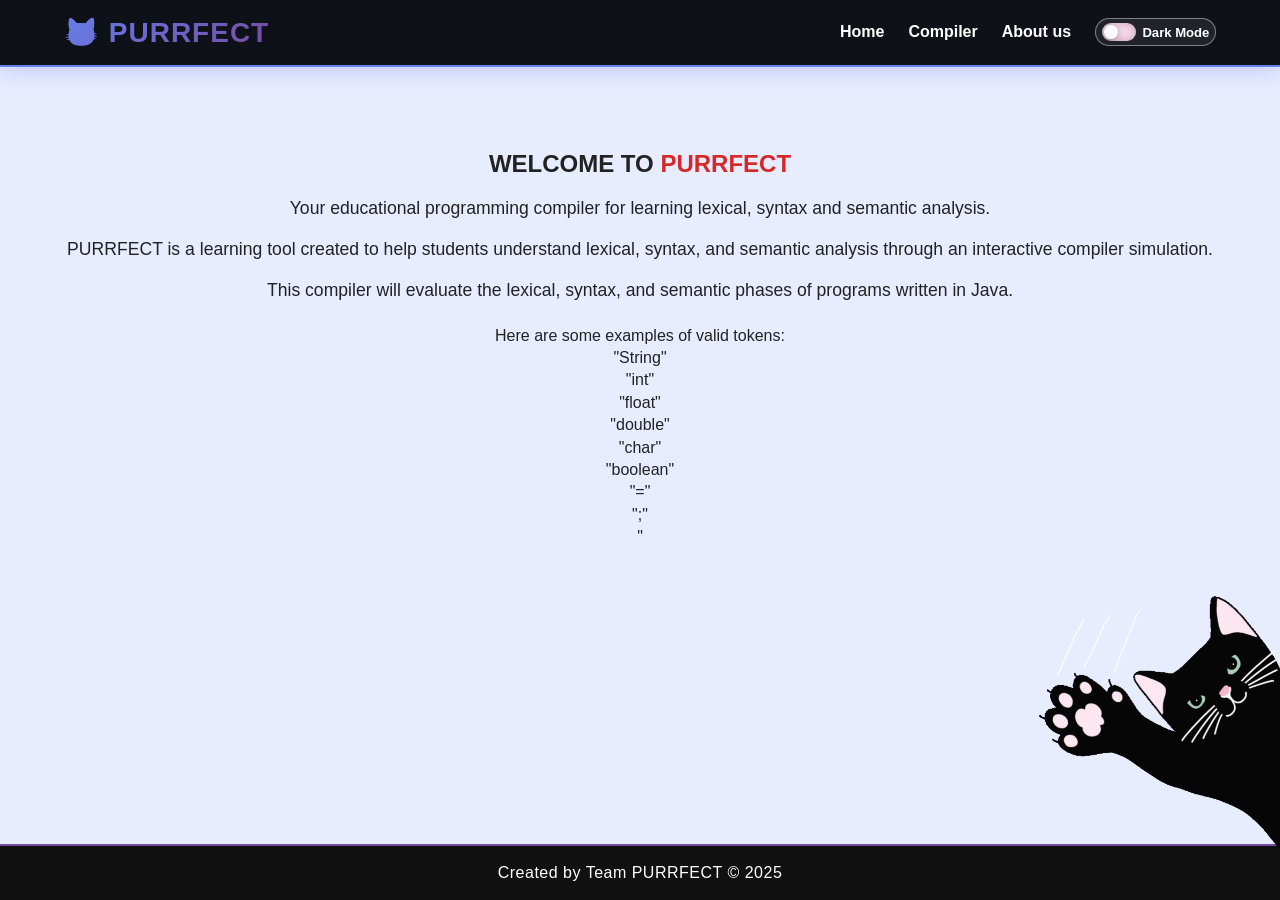
<file: index.html>
<!DOCTYPE html>
<html lang="en">
<head>
    <meta charset="UTF-8">
    <meta name="viewport" content="width=device-width, initial-scale=1.0">
    <title>PURRFECT | Home</title>

    <link rel="stylesheet" href="css/style.css">
    <script src="js/theme.js" defer></script>
</head>
<body>

<!-- NAVBAR -->
<header class="navbar">
    <nav>
        <a class="logo" href="index.html"> 🐱 PURRFECT</a>
        <div>
            <a href="index.html">Home</a>
            <a href="compiler.html">Compiler</a>
            <a href="about.html">About us</a>
            <button class="theme-toggle" id="themeToggle" type="button" aria-label="Switch to dark mode" aria-pressed="false">
                <span class="theme-toggle-track">
                    <span class="theme-toggle-thumb"></span>
                </span>
                <span class="theme-toggle-text">Dark Mode</span>
            </button>
        </div>
    </nav>
</header>

<!-- HOME CONTENT -->
<section class="home-section">
    <div class="content">
        <h1>WELCOME TO <span class="purrfect">PURRFECT</span></h1>
        <p>Your educational programming compiler for learning lexical, syntax and semantic analysis.</p>
         <p>PURRFECT is a learning tool created to help students understand lexical, syntax, and semantic analysis through an interactive compiler simulation.</p>
         <p>This compiler will evaluate the lexical, syntax, and semantic phases of programs written in Java.</p>
         

    </div>
     <blockquote>
        <br>
        Here are some examples of valid tokens:<br>
          "String" <br>
          "int" <br>
          "float" <br>
          "double" <br>
          "char" <br>
          "boolean" <br>
          "=" <br>
          ";" <br>
          "
         </blockquote>
</section>

<!-- FOOTER -->
<footer>
    <p>Created by Team PURRFECT © 2025</p>
</footer>
<img src="assets/Black Cat Hello Sticker.gif" class="home-gif" alt="cat gif">

</body>
</html>
</file>
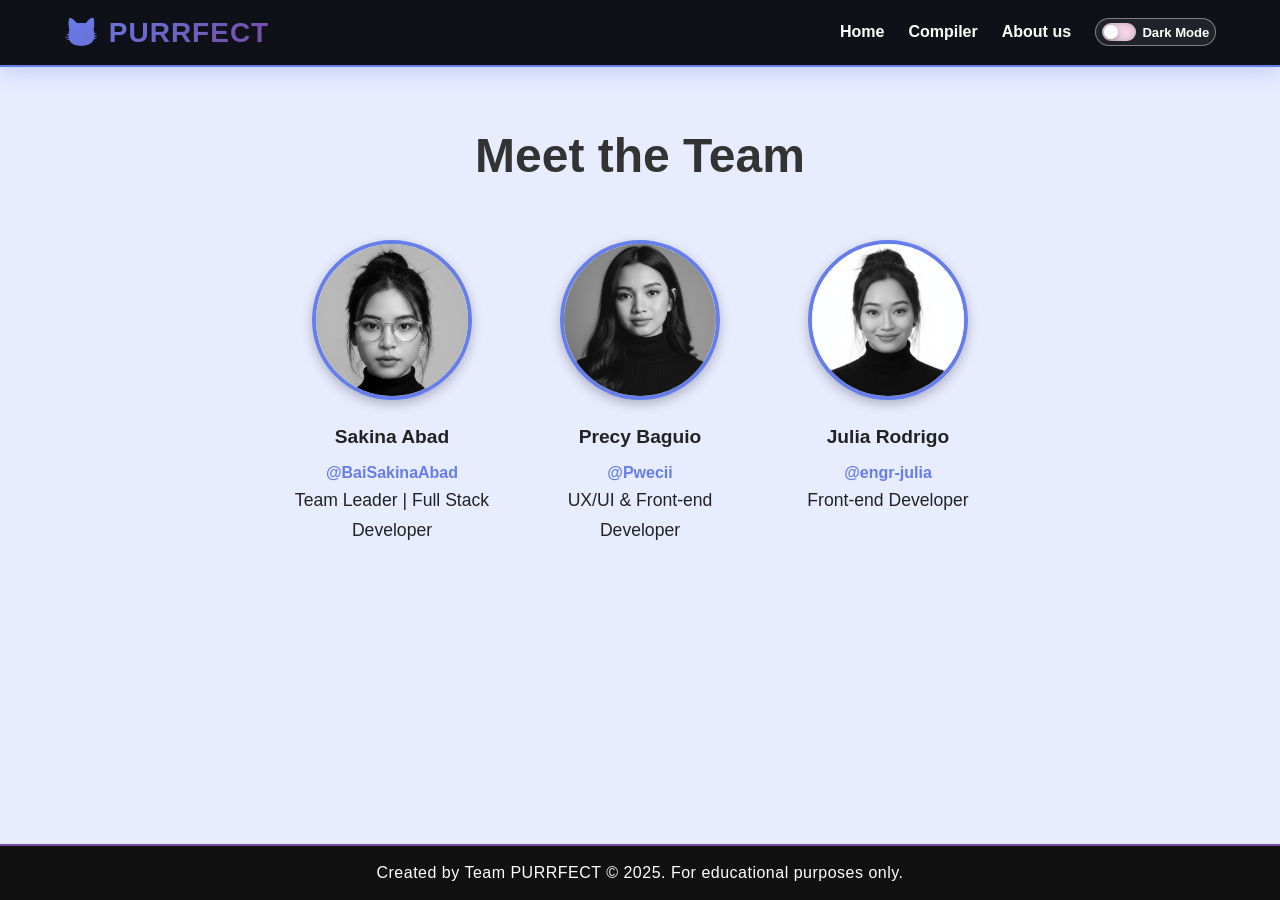
<file: about.html>
<!DOCTYPE html>
<html lang="en">
<head>
    <meta charset="UTF-8">
    <meta name="viewport" content="width=device-width, initial-scale=1.0">
    <title>PURRFECT | About</title>

    <link rel="stylesheet" href="css/style.css">
    <script src="js/theme.js" defer></script>
</head>
<body>

<header class="navbar">
    <nav>
        <a class="logo" href="index.html"> 🐱 PURRFECT</a>
        <div>
            <a href="index.html">Home</a>
            <a href="compiler.html">Compiler</a>
            <a href="about.html">About us</a>
            <button class="theme-toggle" id="themeToggle" type="button" aria-label="Switch to dark mode" aria-pressed="false">
                <span class="theme-toggle-track">
                    <span class="theme-toggle-thumb"></span>
                </span>
                <span class="theme-toggle-text">Dark Mode</span>
            </button>
        </div>
    </nav>
</header>

<section class="about-page">

    <h2 class="team-header">Meet the Team</h2>

    <div class="team-container">

        <!-- Sakina -->
        <div class="team-member">
            <img src="assets/Creators/Sakina.png" alt="Sakina Abad">
            <h3>Sakina Abad</h3>
            <a href="https://github.com/BaiSakinaAbad" target="_blank">@BaiSakinaAbad</a>
            <p>Team Leader | Full Stack Developer</p>
        </div>

        <!-- Precy -->
        <div class="team-member">
            <img src="assets/Creators/Precy.png" alt="Precy Baguio">
            <h3>Precy Baguio</h3>
            <a href="https://github.com/pwecii" target="_blank">@Pwecii</a>
            <p>UX/UI & Front-end Developer</p>
        </div>

        <!-- Julia -->
        <div class="team-member">
            <img src="assets/Creators/Julia.png" alt="Julia Rodrigo">
            <h3>Julia Rodrigo</h3>
            <a href="https://github.com/engr-julia" target="_blank">@engr-julia</a>
            <p>Front-end Developer</p>
        </div>

    </div>
</section>

<footer>
    <p>Created by Team PURRFECT © 2025. For educational purposes only.</p>
</footer>

</body>
</html>
</file>
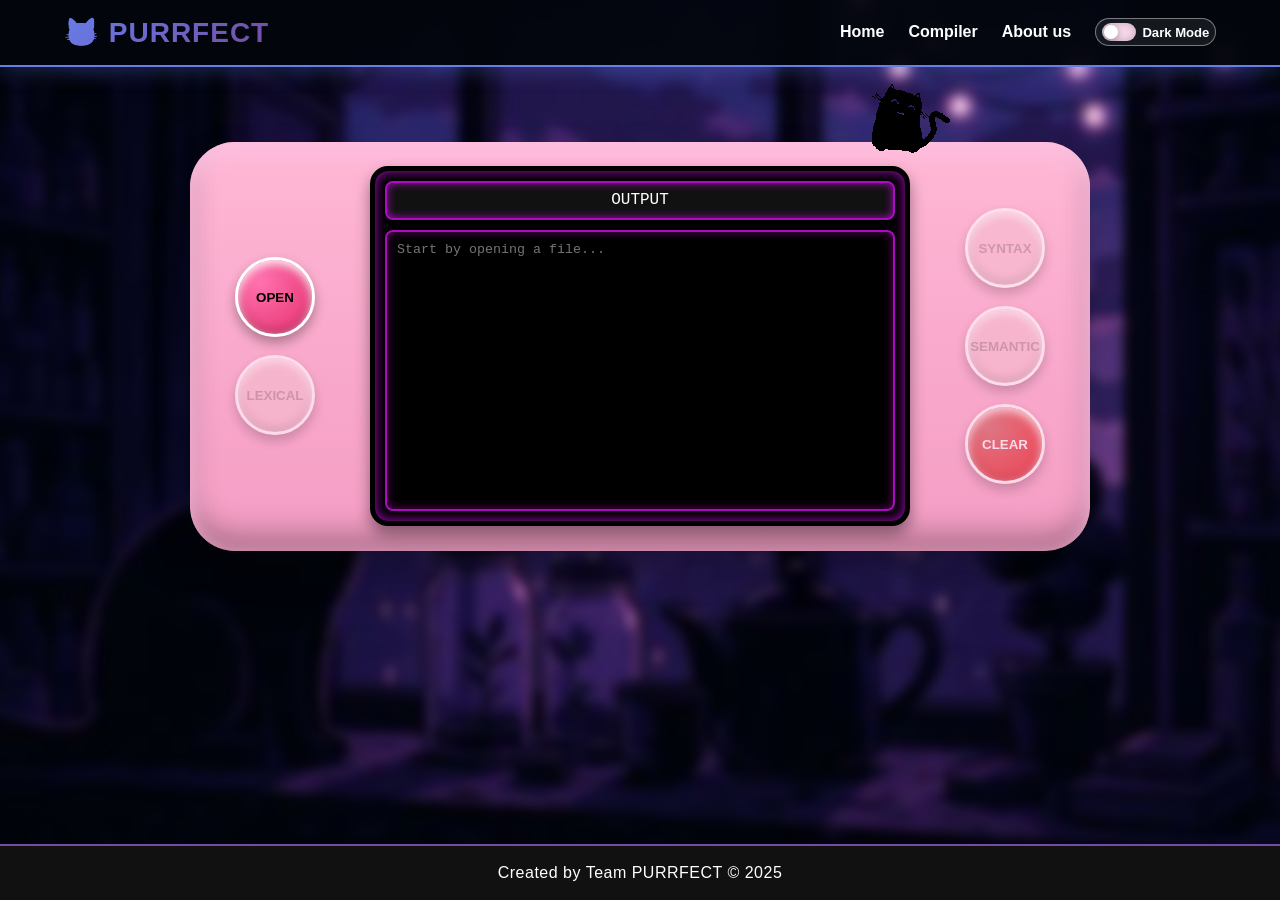
<file: compiler.html>
<!DOCTYPE html>
<html lang="en">
<head>
    <meta charset="UTF-8">
    <meta name="viewport" content="width=device-width, initial-scale=1.0">
    <title>PURRFECT | Compiler Console</title>

    <link rel="stylesheet" href="css/style.css">
    <link rel="stylesheet" href="css/compiler.css">
    <script src="js/theme.js" defer></script>
    <script src="js/script.js" defer></script>
</head>

<body class="compiler-page">

<header class="navbar">
    <nav>
        <a class="logo" href="index.html"> 🐱 PURRFECT</a>
        <div>
            <a href="index.html">Home</a>
            <a href="compiler.html">Compiler</a>
            <a href="about.html">About us</a>
            <button class="theme-toggle" id="themeToggle" type="button" aria-label="Switch to dark mode" aria-pressed="false">
                <span class="theme-toggle-track">
                    <span class="theme-toggle-thumb"></span>
                </span>
                <span class="theme-toggle-text">Dark Mode</span>
            </button>
        </div>
    </nav>
</header>
<img src="assets/black-cat-cat.gif" alt="Cat Animation" class="cat-gif">

<section class="console-container">

    <div class="console">

        <!-- SCREEN -->
        <div class="screen">

            <div class="output-box">
                <span id="output">OUTPUT</span>
            </div>

            <textarea id="fileContent" placeholder="Start by opening a file..."></textarea>

        </div>

        <!-- LEFT BUTTON PANEL -->
        <div class="left-panel">
            <input type="file" id="fileInput" hidden onchange="openFile()">

            <button class="side-btn" onclick="document.getElementById('fileInput').click()">
                OPEN
            </button>

            <button class="side-btn" id="lexicalbtn" onclick="lexicalAnalyzer()" disabled>
                LEXICAL
            </button>
        </div>

        <!-- RIGHT BUTTON PANEL -->
        <div class="right-panel">
            <button class="side-btn" id="syntaxbttn" onclick="syntaxAnalyzer()" disabled>
                SYNTAX
            </button>

            <button class="side-btn" id="semanticbtn" onclick="semanticAnalyzer()" disabled>
                SEMANTIC
            </button>

            <button class="side-btn danger" id="clearbtn" onclick="eraseText()" disabled>
                CLEAR
            </button>
        </div>

    </div>
</section>

<footer>
    <p>Created by Team PURRFECT © 2025</p>
</footer>

</body>
</html>
</file>
<file: css/style.css>
/* RESET */
* {
    box-sizing: border-box;
    margin: 0;
    padding: 0;
}

html, body {
    height: 100%;
    font-family: "Segoe UI", Roboto, Arial, sans-serif;
    color: var(--page-text);
    line-height: 1.4;

    background: var(--page-bg);   /* soft gray background */
    transition: background 0.25s ease, color 0.25s ease;
}

body {
    --page-bg: #e8ecff;
    --page-text: #222;
    --muted-text: #333;
    --panel-bg: rgba(255, 255, 255, 0.62);
    --toggle-bg: #f7d8ea;
    --toggle-thumb: #ffffff;
    --toggle-text: #ffffff;
}

body.dark-mode {
    --page-bg: #10131f;
    --page-text: #f6f3ff;
    --muted-text: #f6f3ff;
    --panel-bg: rgba(14, 18, 32, 0.68);
    --toggle-bg: #667eea;
    --toggle-thumb: #10131f;
    --toggle-text: #f6f3ff;
}



/************************************
    NAVBAR (RESPONSIVE)
************************************/
.navbar {
    width: 100%;
    background: rgba(3, 6, 12, 0.95);
    backdrop-filter: blur(10px);
    position: sticky;
    top: 0;
    z-index: 1000;

    border-bottom: 2px solid #667eea;
    box-shadow: 0 4px 20px rgba(102, 126, 234, 0.3);
    padding: 0.8rem 0;
}

.navbar nav {
    width: 90%;
    max-width: 1200px;
    margin: auto;

    display: flex;
    justify-content: space-between;
    align-items: center;
}

/* Desktop-only logo shift */
.logo {
    font-size: 28px;
    font-weight: bold;
    letter-spacing: 1px;

    background: linear-gradient(135deg, #667eea 0%, #764ba2 100%);
    -webkit-background-clip: text;
    -webkit-text-fill-color: transparent;
    background-clip: text;

    text-decoration: none;
    margin-right: auto;     /* pushes links to the right */
}

.navbar nav div {
    display: flex;
    align-items: center;
    flex-wrap: wrap;
    gap: 1.5rem;
}

/* Navbar links */
.navbar nav div a {
    color: #ffffff;
    text-decoration: none;
    font-weight: 600;
    transition: 0.25s ease-in-out;
}

.navbar nav div a:hover {
    color: #764ba2;
}

.theme-toggle {
    display: inline-flex;
    align-items: center;
    gap: 0.42rem;
    min-width: 108px;
    padding: 0.25rem 0.35rem;
    border: 1px solid rgba(255, 255, 255, 0.42);
    border-radius: 999px;
    background: rgba(255, 255, 255, 0.08);
    color: var(--toggle-text);
    font: inherit;
    font-size: 0.82rem;
    font-weight: 700;
    cursor: pointer;
    transition: border-color 0.2s ease, background 0.2s ease, transform 0.2s ease;
}

.theme-toggle:hover {
    border-color: #ffffff;
    background: rgba(255, 255, 255, 0.16);
    transform: translateY(-1px);
}

.theme-toggle-track {
    position: relative;
    width: 34px;
    height: 18px;
    flex: 0 0 34px;
    border-radius: 999px;
    background: var(--toggle-bg);
    box-shadow: inset 0 0 8px rgba(0, 0, 0, 0.22);
}

.theme-toggle-thumb {
    position: absolute;
    top: 2px;
    left: 2px;
    width: 14px;
    height: 14px;
    border-radius: 50%;
    background: var(--toggle-thumb);
    box-shadow: 0 2px 6px rgba(0, 0, 0, 0.3);
    transition: transform 0.25s ease, background 0.25s ease;
}

.theme-toggle.is-dark .theme-toggle-thumb {
    transform: translateX(16px);
}

.theme-toggle-text {
    line-height: 1;
    white-space: nowrap;
}


/************************************
    HOME SECTION
************************************/
.home-section {
    text-align: center;
    padding: 5rem 1rem 9.5rem 1rem;   /* reduced top + bottom padding */
}


.purrfect {
    color: #d62828;
    font-weight: bold;
}

.content p {
    margin-top: 1rem;
    font-size: 1.1rem;
}

/************************************
    RESPONSIVE ADJUSTMENTS
************************************/

/* TABLET */
@media (max-width: 768px) {

    /* Navbar stacks */
    .navbar nav {
        flex-direction: column;
        gap: 0.6rem;
        text-align: center;
    }

    .logo {
        margin: 0 auto;
        font-size: 26px;
    }

    .navbar nav div {
        flex-direction: row;
        gap: 1rem;
    }
}

/* SMALL MOBILE */
@media (max-width: 480px) {

    /* Smaller links */
    .navbar nav div a {
        font-size: 0.9rem;
        margin-left: 0.7rem;
        margin-right: 0.7rem;
    }

    .home-section {
        padding: 7rem 1rem;
    }

    footer p {
        font-size: 0.85rem;
    }
}

/************************************
    FOOTER (RESPONSIVE)
************************************/
footer {
    position: fixed;
    bottom: 0;
    left: 0;
    width: 100%;
    background: #111;
    padding: 1rem 0;
    text-align: center;
    color: white;
    border-top: 2px solid #764ba2;
    z-index: 100;
}

footer p {
    margin: 0;
    font-size: 1rem;
    letter-spacing: 0.5px;
}

/* Add bottom padding to body to prevent content overlap */
body {
    padding-bottom: 80px;
}

/* Tablet */
@media (max-width: 900px) {
    footer {
        padding: 1rem 0;
    }

    footer p {
        font-size: 0.95rem;
    }
}

/* Mobile */
@media (max-width: 600px) {
    footer {
        padding: 1rem 0;
    }

    footer p {
        font-size: 0.9rem;
    }

    body {
        padding-bottom: 70px;
    }
}

/* Very small phones */
@media (max-width: 430px) {
    footer {
        padding: 0.9rem 0;
    }

    footer p {
        font-size: 0.85rem;
    }

    body {
        padding-bottom: 65px;
    }
}

/************************************
    ABOUT PAGE (FIXED + RESPONSIVE)
************************************/
.about-page {
    width: 90%;
    max-width: 900px;
    margin: 2rem auto;      /* reduces top/bottom spacing */
    padding-top: 1rem;      /* moves the header upward */
    padding-bottom: 1.2rem;   /* slight bottom spacing */
    text-align: center;
    line-height: 1.7;
}

.about-page h1 {
    margin-top: 0;          /* removes extra spacing above header */
}

.about-page p {
    font-size: 1.1rem;
    margin-bottom: 1.1rem;
}

/************************************
    FLOATING GIF – HOME PAGE
************************************/
.home-gif {
    position: fixed;
    bottom: 50px;
    right: -5px;

    width: 250px;
    z-index: 999;

    pointer-events: none; /* allows clicking through */
}

/* Tablet */
@media (max-width: 900px) {
    .home-gif {
        width: 150px;
        bottom: 16px;
        right: 18px;
    }
}

/* Mobile */
@media (max-width: 600px) {
    .home-gif {
        width: 120px;
        bottom: 14px;
        right: 14px;
    }
}

/* Very Small Phones */
@media (max-width: 430px) {
    .home-gif {
        width: 100px;
        bottom: 12px;
        right: 10px;
    }
}
/************************************
    MEET THE TEAM SECTION
************************************/
.team-header {
    font-size: 3rem;
    margin-top: 0rem;
    margin-bottom: 4rem;
    color: var(--muted-text);
    font-weight: 700;
}

.team-container {
    display: flex;
    justify-content: center;
    margin-top: 1rem !important;
    gap: 3rem;
    flex-wrap: wrap;
}

.team-member {
    text-align: center;
    margin-top: -20px;
    width: 200px;
}

.team-member img {
    width: 160px;
    height: 160px;
    border-radius: 50%;
    object-fit: cover;
    border: 4px solid #667eea;
    box-shadow: 0px 4px 12px rgba(0,0,0,0.25);
    margin-bottom: 0.8rem;
}

.team-member h3 {
    font-size: 1.2rem;
    margin-bottom: 0.3rem;
}

.team-member a {
    color: #667eea;
    font-weight: 600;
    text-decoration: none;
    transition: 0.2s;
}

.team-member a:hover {
    color: #764ba2;
}
</file>
<file: css/compiler.css>
/************************************
    RESET / BASE
************************************/
* {
    box-sizing: border-box;
    margin: 0;
    padding: 0;
}

html, body {
    height: 100%;
    font-family: "Segoe UI", Roboto, Arial, sans-serif;
    line-height: 1.4;
    overflow-x: hidden;
}


.compiler-page {
    position: relative !important;
    background: none !important; /* override gray */
}

.compiler-page::before {
    content: "";
    position: fixed;
    top: 0;
    left: 0;
    width: 100%;
    height: 100%;

    background: url("../assets/Compiler Background 1.jpg") no-repeat center center;
    background-size: cover;

    filter: blur(5px);
    transform: scale(1.1);
    z-index: -1;
}


/************************************
    CONSOLE BASE (DESKTOP / TABLET)
************************************/
.console-container {
    display: flex;
    justify-content: center;
    padding-top: 75px;
    padding-left: 45px;
    padding-right: 45px;
    padding-bottom: 14px;
}

.console {
    position: relative;

    width: 95%;
    max-width: 900px;
    aspect-ratio: 2.2;

    background: linear-gradient(180deg, #ffb7d5, #f49dc4);
    border-radius: 45px;
    padding: 20px;

    image-rendering: pixelated;
    image-rendering: crisp-edges;

    box-shadow:
        /* Outer shadow */
        0px 18px 35px rgba(0,0,0,0.28),

        /* Inner top highlight */
        inset 0px 12px 22px rgba(255, 196, 230, 0.75),

        /* Stronger inner edge glow */
        inset 0px 0px 15px rgba(255, 192, 224, 0.35),

        /* Inner bottom dark shadow */
        inset 0px -18px 28px rgba(0,0,0,0.28);

    display: flex;
    justify-content: center;
    align-items: center;
}



/************************************
    SCREEN (DESKTOP / TABLET)
************************************/
.screen {
    position: absolute;

    width: 60%;
    height: 88%;
    min-height: 250px;

    background: #000;
    border-radius: 18px;
    padding: 10px;

    border: 5px solid #000000;
    box-shadow:
        0px 8px 15px rgba(0,0,0,0.4),
        inset 0 0 12px rgb(171, 12, 192);

    display: flex;
    flex-direction: column;
}

.output-box {
    width: 100%;
    background: #111;
    border: 2px solid rgb(171, 12, 192);
    padding: 6px;
    color: #fff;
    font-family: "Courier New", monospace;
    text-align: center;
    border-radius: 8px;
    margin-bottom: 10px;

    box-shadow: inset 0 0 8px rgba(171, 12, 192);
}

.screen textarea {
    flex: 1;
    width: 100%;
    height: 100%;

    background: #000;
    border: 2px solid rgb(171, 12, 192);
    color: #fff;
    font-family: "Courier New", monospace;
    padding: 10px;
    border-radius: 8px;

    resize: none;
    box-shadow: inset 0 0 10px rgba(255, 0, 255, 0.4);
}


/************************************
    BUTTON PANELS (DESKTOP / TABLET)
************************************/
.left-panel,
.right-panel {
    position: absolute;
    display: flex;
    flex-direction: column;
    gap: 18px;
}

.left-panel {
    left: 5%;
    top: 50%;
    transform: translateY(-50%);
}

.right-panel {
    right: 5%;
    top: 50%;
    transform: translateY(-50%);
}


/************************************
    ROUND BUTTONS
************************************/
.side-btn {
    width: 80px;
    height: 80px;
    border-radius: 50%;

    border: 3px solid #fff;
    background: radial-gradient(circle at 30% 30%, #ff72af, #e42d6a);

    font-weight: bold;
    cursor: pointer;
    transition: 0.2s;

    display: flex;
    align-items: center;
    justify-content: center;

    box-shadow:
        0px 6px 12px rgba(0,0,0,0.3),
        inset 0px 4px 10px rgba(255,255,255,0.9),
        inset 0px -4px 10px rgba(0,0,0,0.2);
}

.side-btn:hover {
    transform: translateY(-4px);
}

.side-btn:disabled {
    background: #f5bccd;
    cursor: not-allowed;
    opacity: 0.6;
}

.danger {
    background: radial-gradient(circle at 30% 30%, #cc5656, #ee0000) !important;
    color: white;
}


/************************************
    RESPONSIVE LAYOUT CHANGES
************************************/

/* TABLET */
@media (max-width: 900px) {
    .screen {
        width: 65%;
        height: 84%;
    }
    .side-btn {
        width: 65px;
        height: 65px;
    }
}

/* SMALL TABLET / LANDSCAPE PHONE */
@media (max-width: 700px) {
    .screen {
        width: 70%;
        height: 82%;
    }
    .side-btn {
        width: 55px;
        height: 55px;
    }
    .left-panel { left: 2%; }
    .right-panel { right: 2%; }
}

/* MOBILE PORTRAIT – STACKED LAYOUT */
@media (max-width: 600px) {

    .console-container {
        padding-top: 90px;
        padding-left: 16px;
        padding-right: 16px;
    }

    .console {
        max-width: 480px;
        width: 100%;
        aspect-ratio: auto;    /* allow auto height */
        height: auto;
        border-radius: 30px;

        display: flex;
        flex-direction: column;
        align-items: center;
        padding: 16px;
    }

    /* Screen becomes normal block, full width */
    .screen {
        position: static;
        width: 100%;
        height: auto;
        min-height: 220px;
        margin-bottom: 14px;
    }

    /* Buttons become rows under the screen */
    .left-panel,
    .right-panel {
        position: static;
        transform: none;
        flex-direction: row;
        justify-content: center;
        gap: 10px;
        margin-bottom: 8px;
    }

    .side-btn {
        width: 52px;
        height: 52px;
        font-size: 10px;
    }
}

/* VERY SMALL MOBILE */
@media (max-width: 430px) {
    .console {
        padding: 12px;
    }

    .side-btn {
        width: 46px;
        height: 46px;
        font-size: 9px;
    }
}
/************************************
    FLOATING CAT GIF ABOVE CONSOLE
************************************/
.cat-gif {
    position: absolute;
    top: 15px;        /* moves gif downward */
    right: 330px;       /* keeps it on the right side */
    width: 200px;      /* adjust gif size */
    z-index: 50;
    pointer-events: none; /* prevents clicking issues */
    image-rendering: pixelated;
}

/* Responsive adjustments */
/* Tablet */
@media (max-width: 900px) {
    .cat-gif {
        width: 150px;
        top: 45px;       /* small adjustment, NOT 500px */
        right: 130px;
    }
}
@media (max-width: 800px) {
    .cat-gif {
        width: 150px;
        top: 45px;      
        right: 110px;
    }
}

/* Small Tablet / Large Phone */
@media (max-width: 700px) {
    .cat-gif {
        width: 130px;
        top: 85px;
        right: 80px;
    }
}

/* Mobile Portrait – move above console */
@media (max-width: 600px) {
    .cat-gif {
       /* no overlap */
        display: block;
        top: 90px;
        right: 185px;
        margin: 0 auto 12px auto;  /* centered */
        width: 140px;
    }
}

/* Very Small Phones */
@media (max-width: 430px) {
    .cat-gif {
        width: 120px;
        top: 85px;
        right: 80px;
        margin-bottom: 10px;
    }
}

/************************************
    FOOTER (RESPONSIVE)
************************************/
footer {
    position: fixed;
    bottom: 0;
    left: 0;
    width: 100%;
    background: #111;
    padding: 1rem 0;
    text-align: center;
    color: white;
    border-top: 2px solid #764ba2;
    z-index: 100;
}

footer p {
    margin: 0;
    font-size: 1rem;
    letter-spacing: 0.5px;
}

/* Add bottom padding to body to prevent content overlap */
body {
    padding-bottom: 80px;
}

/* Tablet */
@media (max-width: 900px) {
    footer {
        padding: 1rem 0;
    }

    footer p {
        font-size: 0.95rem;
    }
}

/* Mobile */
@media (max-width: 600px) {
    footer {
        padding: 1rem 0;
    }

    footer p {
        font-size: 0.9rem;
    }

    body {
        padding-bottom: 70px;
    }
}

/* Very small phones */
@media (max-width: 430px) {
    footer {
        padding: 0.9rem 0;
    }

    footer p {
        font-size: 0.85rem;
    }

    body {
        padding-bottom: 65px;
    }
}
</file>
